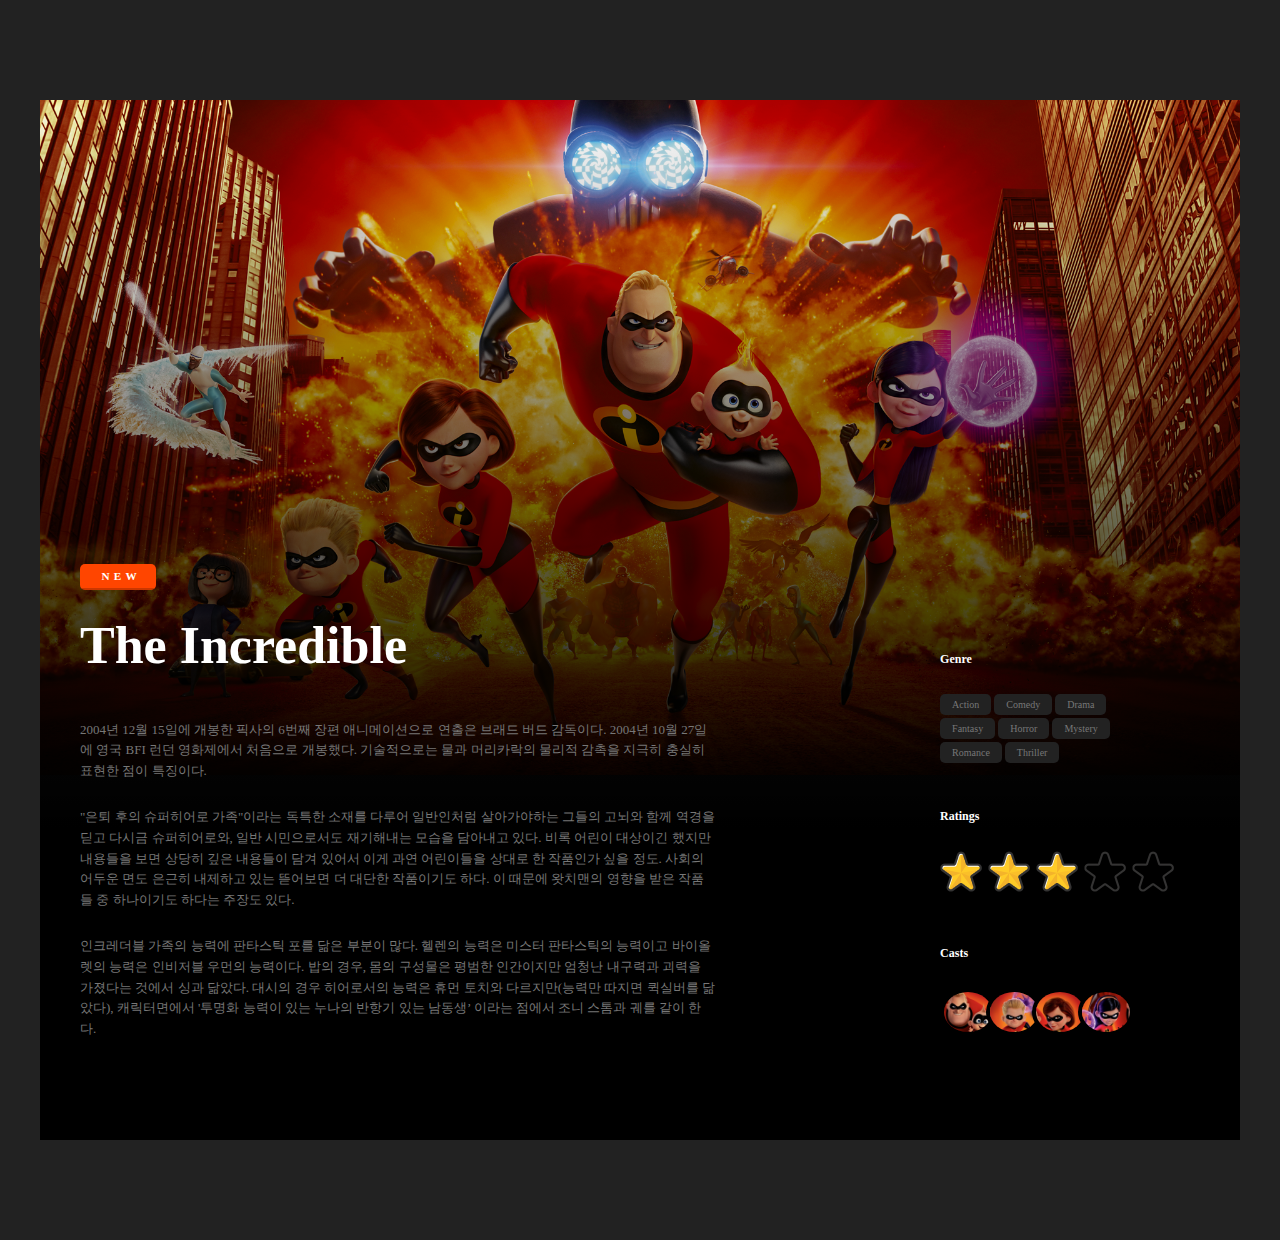
<file: allday-css-3/challenges/index.html>
<!DOCTYPE html>
<html>
  <head>
    <meta charset="UTF-8" />
    <link rel="stylesheet" href="style.css" />
    <title>CINEMA</title>
  </head>
  <body>
    <article class="wrapper">
      <div class="movie-content">
        <span class="mark-new"><strong>NEW</strong></span>
        <h1 class="movie-title">The Incredible</h1>
        <div class="cont-summary">
          <p class="movie-summary">
            2004년 12월 15일에 개봉한 픽사의 6번째 장편 애니메이션으로 연출은
            브래드 버드 감독이다. 2004년 10월 27일에 영국 BFI 런던 영화제에서
            처음으로 개봉했다. 기술적으로는 물과 머리카락의 물리적 감촉을 지극히
            충실히 표현한 점이 특징이다.
          </p>
          <p class="movie-summary">
            "은퇴 후의 슈퍼히어로 가족"이라는 독특한 소재를 다루어 일반인처럼
            살아가야하는 그들의 고뇌와 함께 역경을 딛고 다시금 슈퍼히어로와,
            일반 시민으로서도 재기해내는 모습을 담아내고 있다. 비록 어린이
            대상이긴 했지만 내용들을 보면 상당히 깊은 내용들이 담겨 있어서 이게
            과연 어린이들을 상대로 한 작품인가 싶을 정도. 사회의 어두운 면도
            은근히 내제하고 있는 뜯어보면 더 대단한 작품이기도 하다. 이 때문에
            왓치맨의 영향을 받은 작품들 중 하나이기도 하다는 주장도 있다.
          </p>
          <p class="movie-summary">
            인크레더블 가족의 능력에 판타스틱 포를 닮은 부분이 많다. 헬렌의
            능력은 미스터 판타스틱의 능력이고 바이올렛의 능력은 인비저블 우먼의
            능력이다. 밥의 경우, 몸의 구성물은 평범한 인간이지만 엄청난 내구력과
            괴력을 가졌다는 것에서 싱과 닮았다. 대시의 경우 히어로서의 능력은
            휴먼 토치와 다르지만(능력만 따지면 퀵실버를 닮았다), 캐릭터면에서
            '투명화 능력이 있는 누나의 반항기 있는 남동생’ 이라는 점에서 조니
            스톰과 궤를 같이 한다.
          </p>
        </div>
      </div>
      <div class="movie-detail">
        <div class="cont-genre">
          <h2 class="movie-detail-title">Genre</h2>
          <ul class="genre-list">
            <li>Action</li>
            <li>Comedy</li>
            <li>Drama</li>
            <li>Fantasy</li>
            <li>Horror</li>
            <li>Mystery</li>
            <li>Romance</li>
            <li>Thriller</li>
          </ul>
        </div>
        <div class="cont-rating">
          <h2 class="movie-detail-title">Ratings</h2>
          <ul class="rating-star clearfix">
            <li class="icon-star"></li>
            <li class="icon-star"></li>
            <li class="icon-star"></li>
            <li class="icon-star"></li>
            <li class="icon-star"></li>
          </ul>
        </div>
        <div class="cont-cast">
          <h2 class="movie-detail-title">Casts</h2>
          <ul class="cast-list clearfix">
            <li class="cast-profile">
              <img
                src="./images/member01.png"
                alt="멤버1"
                class="cast-profile-img"
              />
            </li>
            <li class="cast-profile">
              <img
                src="./images/member02.png"
                alt="멤버2"
                class="cast-profile-img"
              />
            </li>
            <li class="cast-profile">
              <img
                src="./images/member03.png"
                alt="멤버3"
                class="cast-profile-img"
              />
            </li>
            <li class="cast-profile">
              <img
                src="./images/member04.png"
                alt="멤버4"
                class="cast-profile-img"
              />
            </li>
          </ul>
        </div>
      </div>
    </article>
  </body>
</html>
</file>
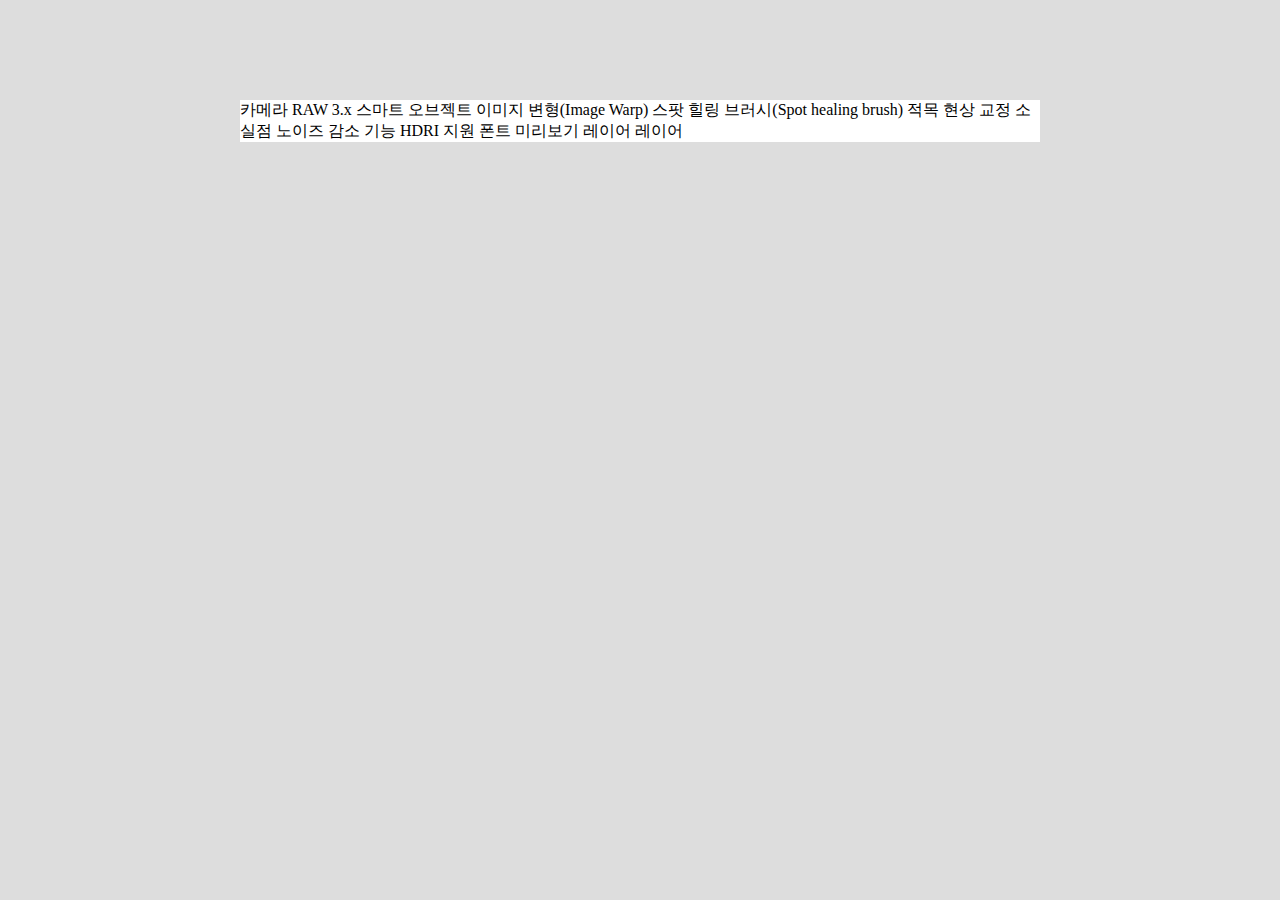
<file: allday-css-3/lists/index.html>
<!DOCTYPE html>
<html>
	<head>
		<title>Common Lists</title>
		<style>
			body {
				background-color: #ddd;
			}
			.box {
				width: 800px;
				margin: 100px auto;
				background-color: white;
			}
		</style>
	</head>
	<body>

		<div class="box">
			카메라 RAW 3.x
			스마트 오브젝트
			이미지 변형(Image Warp)
			스팟 힐링 브러시(Spot healing brush)
			적목 현상 교정
			소실점
			노이즈 감소 기능
			HDRI 지원
			폰트 미리보기
			레이어 레이어
		</div>

	</body>
</html>
</file>
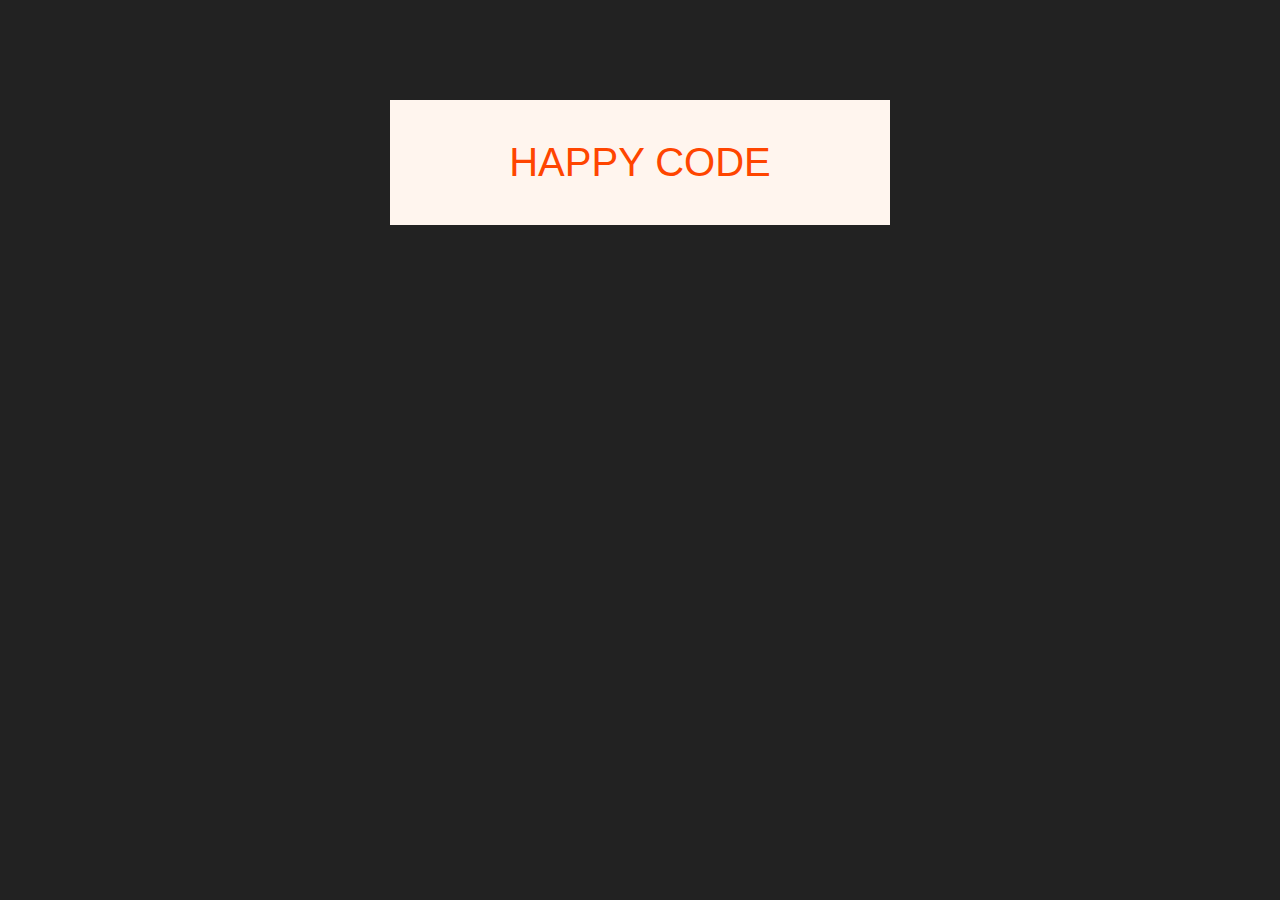
<file: allday-css-3/mom/index.html>
<!DOCTYPE html>
<html>
	<head>
		<title>Magic of Margins</title>
		<style>
			h1 {
				margin: 0;
				font-size: inherit;
				font-weight: inherit;
			}
			body {
				background-color: #222;
			}
			.box {
				width: 500px;
				margin: 100px auto;
				background-color: seashell;
				padding: 40px 0;
				text-align: center;
				font-size: 40px;
				font-family: "arial";
				color: orangered;
				position: relative;
			}
		</style>
	</head>
	<body>
		<div class="box">
			<h1>HAPPY CODE</h1>
		</div>
	</body>
</html>
</file>
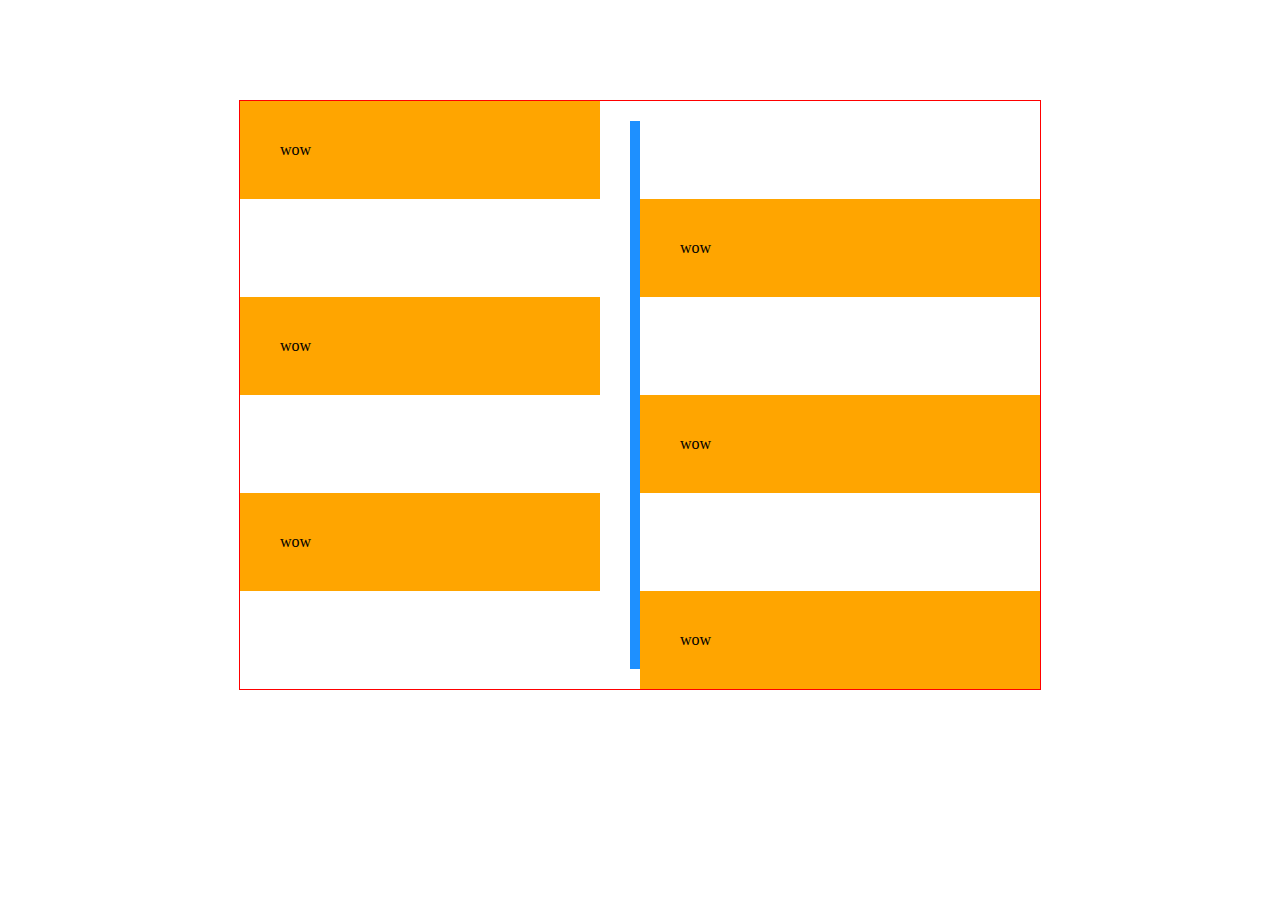
<file: allday-css-2/margin-auto/basic/index.html>
<!DOCTYPE html>
<html>
  <head>
    <meta charset="UTF-8" />
    <title>Box-Model</title>
    <link rel="stylesheet" href="style.css" />
  </head>
  <body>
    <div class="timeline">
      <div class="item">wow</div>
      <div class="item">wow</div>
      <div class="item">wow</div>
      <div class="item">wow</div>
      <div class="item">wow</div>
      <div class="item">wow</div>
    </div>
  </body>
</html>
</file>
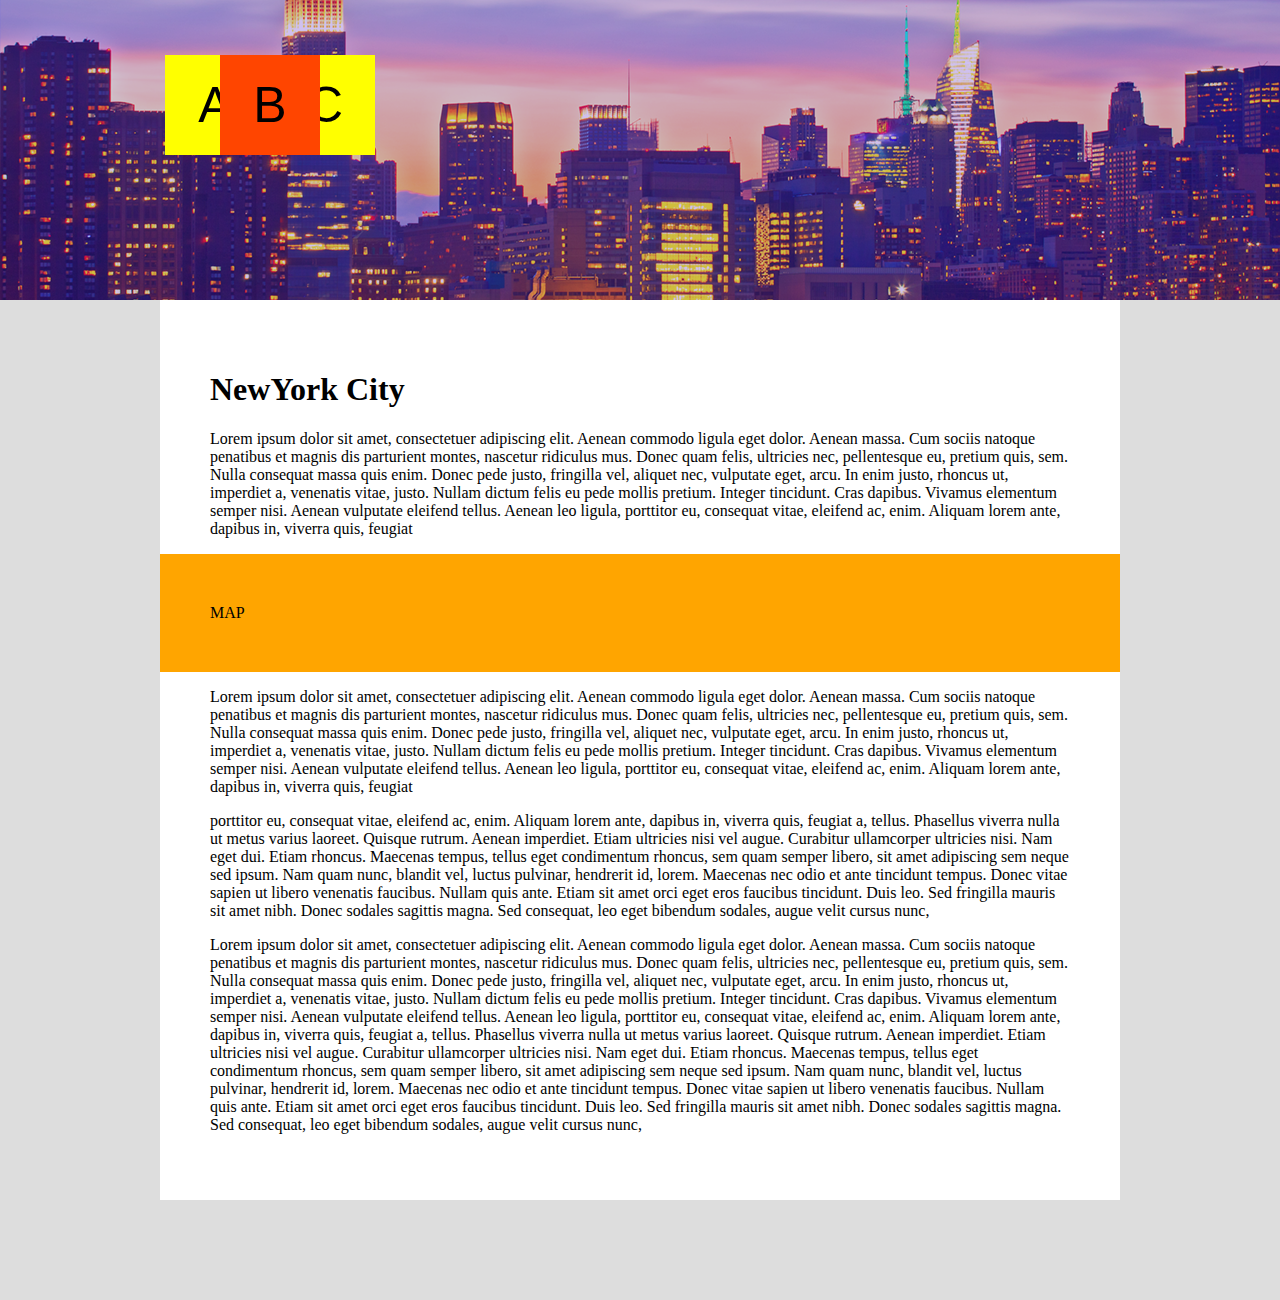
<file: allday-css-2/negative-margins/city/index.html>
<!DOCTYPE html>
<html>
  <head>
    <meta charset="UTF-8" />
    <title>City - Negative Margins</title>
    <link rel="stylesheet" href="style.css" />
  </head>
  <body>
    <div class="header">
      <div class="box-wrapper">
        <div class="box">A</div>
        <div class="box select">B</div>
        <div class="box">C</div>
      </div>
    </div>
    <div class="contents">
      <h1>NewYork City</h1>
      <p>
        Lorem ipsum dolor sit amet, consectetuer adipiscing elit. Aenean commodo
        ligula eget dolor. Aenean massa. Cum sociis natoque penatibus et magnis
        dis parturient montes, nascetur ridiculus mus. Donec quam felis,
        ultricies nec, pellentesque eu, pretium quis, sem. Nulla consequat massa
        quis enim. Donec pede justo, fringilla vel, aliquet nec, vulputate eget,
        arcu. In enim justo, rhoncus ut, imperdiet a, venenatis vitae, justo.
        Nullam dictum felis eu pede mollis pretium. Integer tincidunt. Cras
        dapibus. Vivamus elementum semper nisi. Aenean vulputate eleifend
        tellus. Aenean leo ligula, porttitor eu, consequat vitae, eleifend ac,
        enim. Aliquam lorem ante, dapibus in, viverra quis, feugiat
      </p>
      <div class="map">MAP</div>
      <p>
        Lorem ipsum dolor sit amet, consectetuer adipiscing elit. Aenean commodo
        ligula eget dolor. Aenean massa. Cum sociis natoque penatibus et magnis
        dis parturient montes, nascetur ridiculus mus. Donec quam felis,
        ultricies nec, pellentesque eu, pretium quis, sem. Nulla consequat massa
        quis enim. Donec pede justo, fringilla vel, aliquet nec, vulputate eget,
        arcu. In enim justo, rhoncus ut, imperdiet a, venenatis vitae, justo.
        Nullam dictum felis eu pede mollis pretium. Integer tincidunt. Cras
        dapibus. Vivamus elementum semper nisi. Aenean vulputate eleifend
        tellus. Aenean leo ligula, porttitor eu, consequat vitae, eleifend ac,
        enim. Aliquam lorem ante, dapibus in, viverra quis, feugiat
      </p>
      <p>
        porttitor eu, consequat vitae, eleifend ac, enim. Aliquam lorem ante,
        dapibus in, viverra quis, feugiat a, tellus. Phasellus viverra nulla ut
        metus varius laoreet. Quisque rutrum. Aenean imperdiet. Etiam ultricies
        nisi vel augue. Curabitur ullamcorper ultricies nisi. Nam eget dui.
        Etiam rhoncus. Maecenas tempus, tellus eget condimentum rhoncus, sem
        quam semper libero, sit amet adipiscing sem neque sed ipsum. Nam quam
        nunc, blandit vel, luctus pulvinar, hendrerit id, lorem. Maecenas nec
        odio et ante tincidunt tempus. Donec vitae sapien ut libero venenatis
        faucibus. Nullam quis ante. Etiam sit amet orci eget eros faucibus
        tincidunt. Duis leo. Sed fringilla mauris sit amet nibh. Donec sodales
        sagittis magna. Sed consequat, leo eget bibendum sodales, augue velit
        cursus nunc,
      </p>
      <p>
        Lorem ipsum dolor sit amet, consectetuer adipiscing elit. Aenean commodo
        ligula eget dolor. Aenean massa. Cum sociis natoque penatibus et magnis
        dis parturient montes, nascetur ridiculus mus. Donec quam felis,
        ultricies nec, pellentesque eu, pretium quis, sem. Nulla consequat massa
        quis enim. Donec pede justo, fringilla vel, aliquet nec, vulputate eget,
        arcu. In enim justo, rhoncus ut, imperdiet a, venenatis vitae, justo.
        Nullam dictum felis eu pede mollis pretium. Integer tincidunt. Cras
        dapibus. Vivamus elementum semper nisi. Aenean vulputate eleifend
        tellus. Aenean leo ligula, porttitor eu, consequat vitae, eleifend ac,
        enim. Aliquam lorem ante, dapibus in, viverra quis, feugiat a, tellus.
        Phasellus viverra nulla ut metus varius laoreet. Quisque rutrum. Aenean
        imperdiet. Etiam ultricies nisi vel augue. Curabitur ullamcorper
        ultricies nisi. Nam eget dui. Etiam rhoncus. Maecenas tempus, tellus
        eget condimentum rhoncus, sem quam semper libero, sit amet adipiscing
        sem neque sed ipsum. Nam quam nunc, blandit vel, luctus pulvinar,
        hendrerit id, lorem. Maecenas nec odio et ante tincidunt tempus. Donec
        vitae sapien ut libero venenatis faucibus. Nullam quis ante. Etiam sit
        amet orci eget eros faucibus tincidunt. Duis leo. Sed fringilla mauris
        sit amet nibh. Donec sodales sagittis magna. Sed consequat, leo eget
        bibendum sodales, augue velit cursus nunc,
      </p>
    </div>
  </body>
</html>
</file>
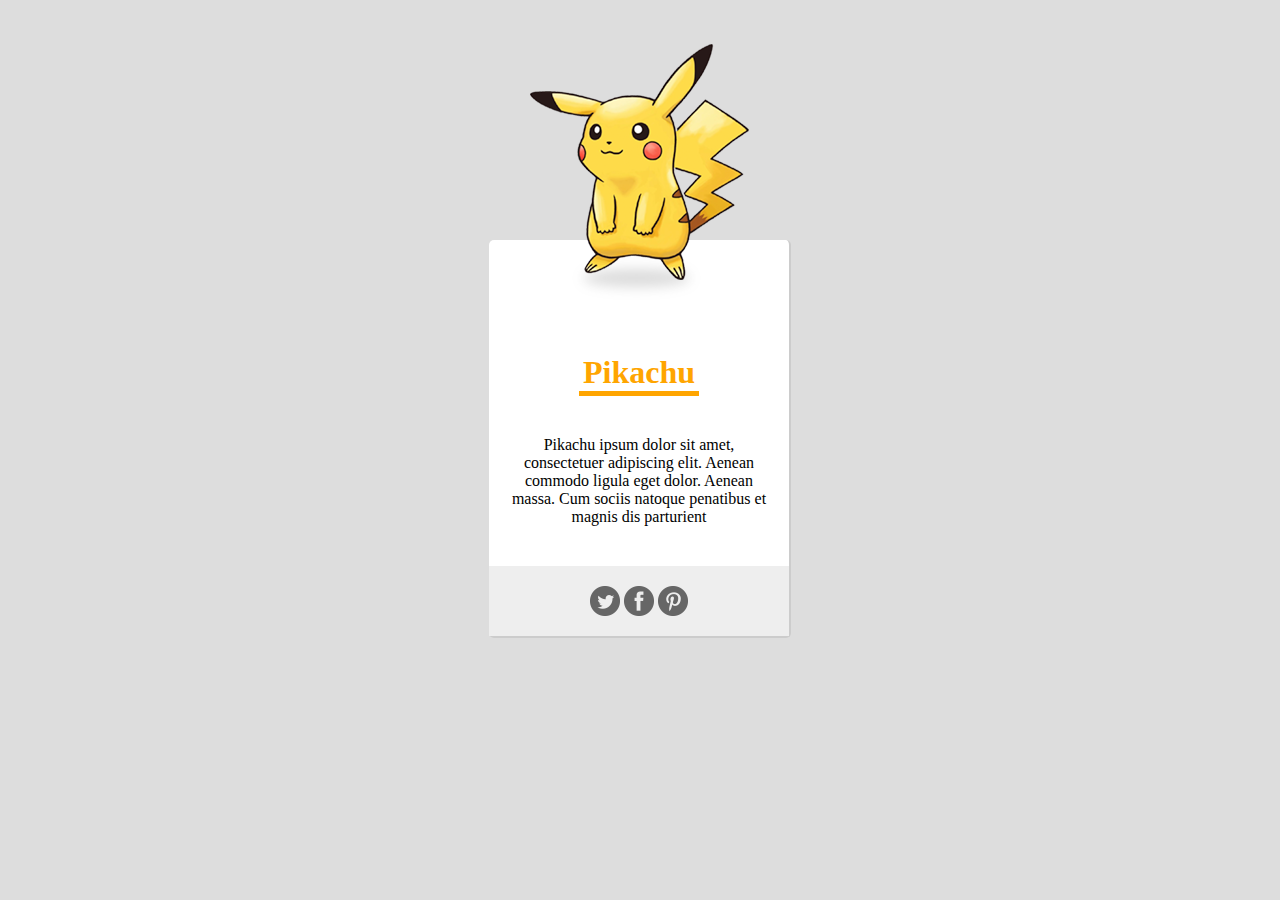
<file: allday-css-2/negative-margins/pokemon/index.html>
<!DOCTYPE html>
<html>
  <head>
    <link rel="stylesheet" href="style.css" />
    <title>Pokemon</title>
  </head>
  <body>
    <div class="pokemon">
      <img src="images/pikachu.png" />
      <h1>Pikachu</h1>
      <p>
        Pikachu ipsum dolor sit amet, consectetuer adipiscing elit. Aenean
        commodo ligula eget dolor. Aenean massa. Cum sociis natoque penatibus et
        magnis dis parturient
      </p>
      <div class="icons">
        <a class="twitter" href="">Twitter</a>
        <a class="facebook" href="">Facebook</a>
        <a class="pinterest" href="">Pinterest</a>
      </div>
    </div>
  </body>
</html>
</file>
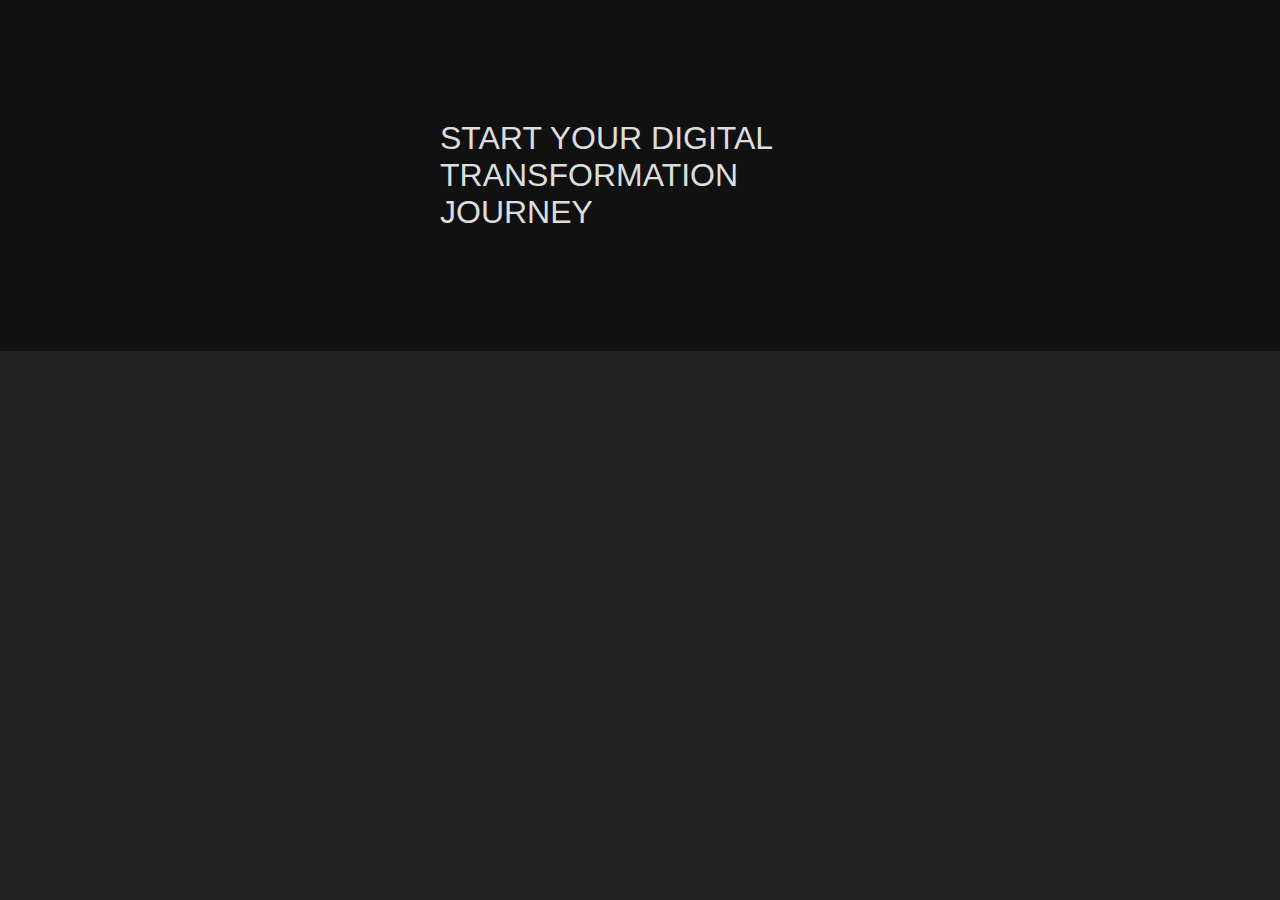
<file: allday-css-2/negative-margins/underline/index.html>
<!DOCTYPE html>
<html>
  <head>
    <link rel="stylesheet" href="style.css" />
  </head>
  <body>
    <div class="section">
      <div class="wrapper">
        <h1 class="title">
          <span>START YOUR</span>
          <span>DIGITAL</span>
          <span>TRANSFORMATION</span>
          <span>JOURNEY</span>
        </h1>
      </div>
    </div>
  </body>
</html>
</file>
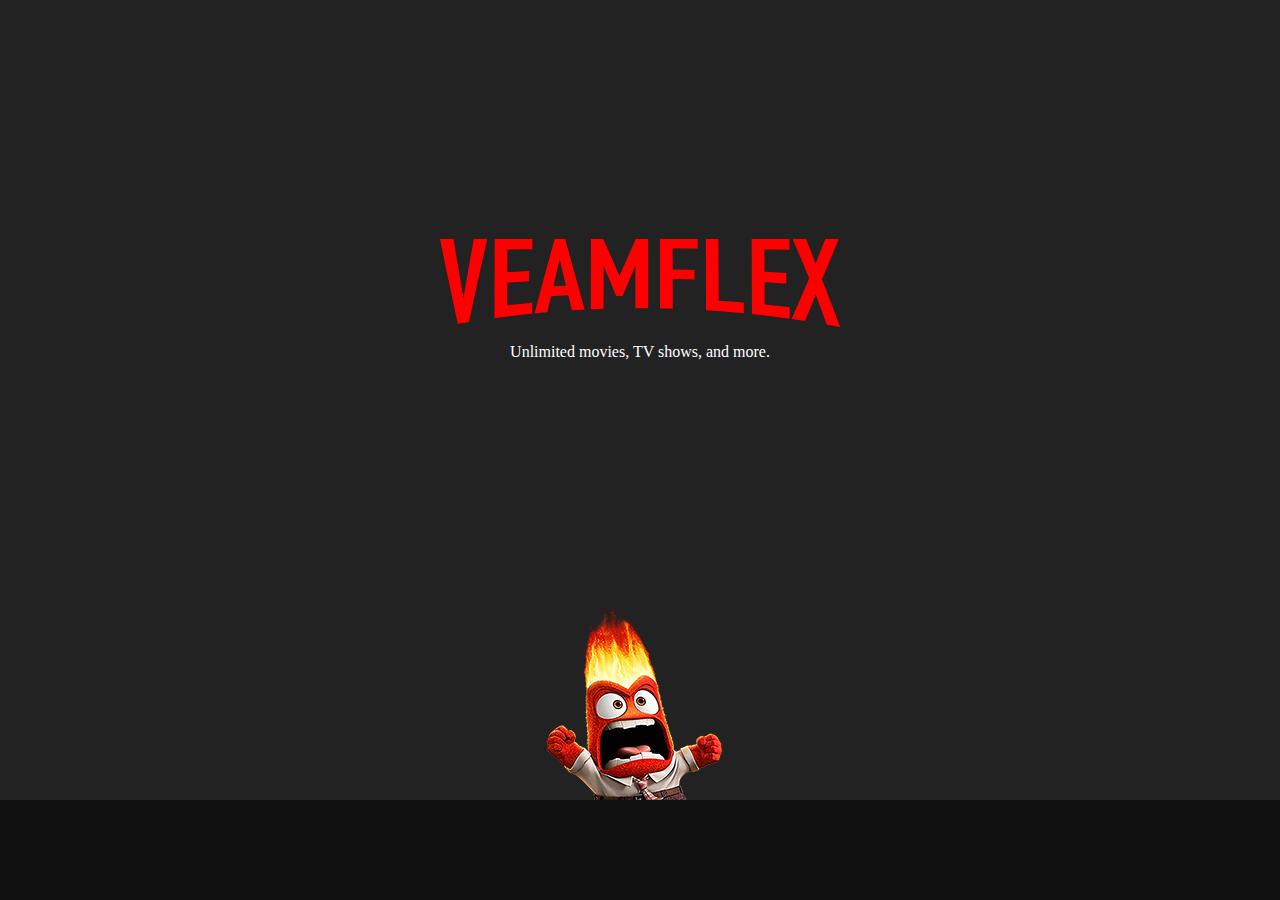
<file: allday-css-2/margin-auto/flexbox/cover/index.html>
<!DOCTYPE html>
<html>
  <head>
    <title>VEAMFLEX</title>
    <link rel="stylesheet" href="style.css" />
  </head>
  <body>
    <div class="cover">
      <img class="cover-logo" src="images/logo.png" />
      <p class="cover-description">Unlimited movies, TV shows, and more.</p>
      <img src="images/anger.png" alt="" class="cover-point" />
    </div>
  </body>
</html>
</file>
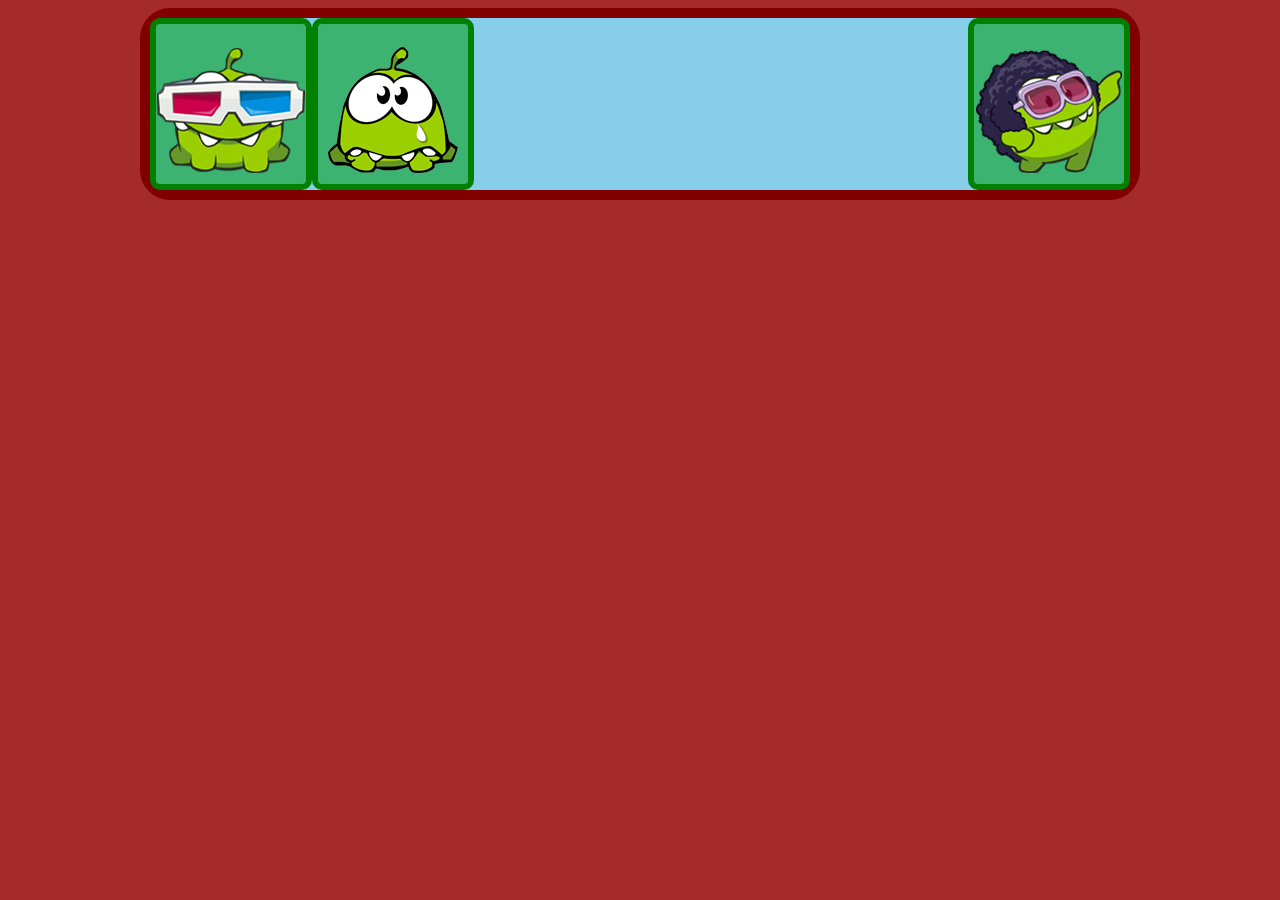
<file: allday-css-2/margin-auto/flexbox/frog/index.html>
<!DOCTYPE html>
<html>
  <head>
    <title>Flexing</title>
    <style>
      body {
        background-color: brown;
      }
      .playground {
        display: flex;
        border: 10px solid maroon;
        width: 980px;
        margin: 0 auto;
        border-radius: 30px;
        background-color: skyblue;
      }
      .frog {
        background-color: mediumseagreen;
        color: lime;
        font-size: 40px;
        border: 6px solid green;
        border-radius: 10px;
      }

      .frog.disco {
        /* '사용가능 공간'을 여백으로 취하는 margin:auto */
        margin-left: auto;
      }
    </style>
  </head>
  <body>
    <div class="playground">
      <div class="frog"><img src="./images/frog-3d.png" /></div>
      <div class="frog"><img src="./images/frog-cry.png" /></div>
      <div class="frog disco"><img src="./images/frog-disco.png" /></div>
    </div>
  </body>
</html>
</file>
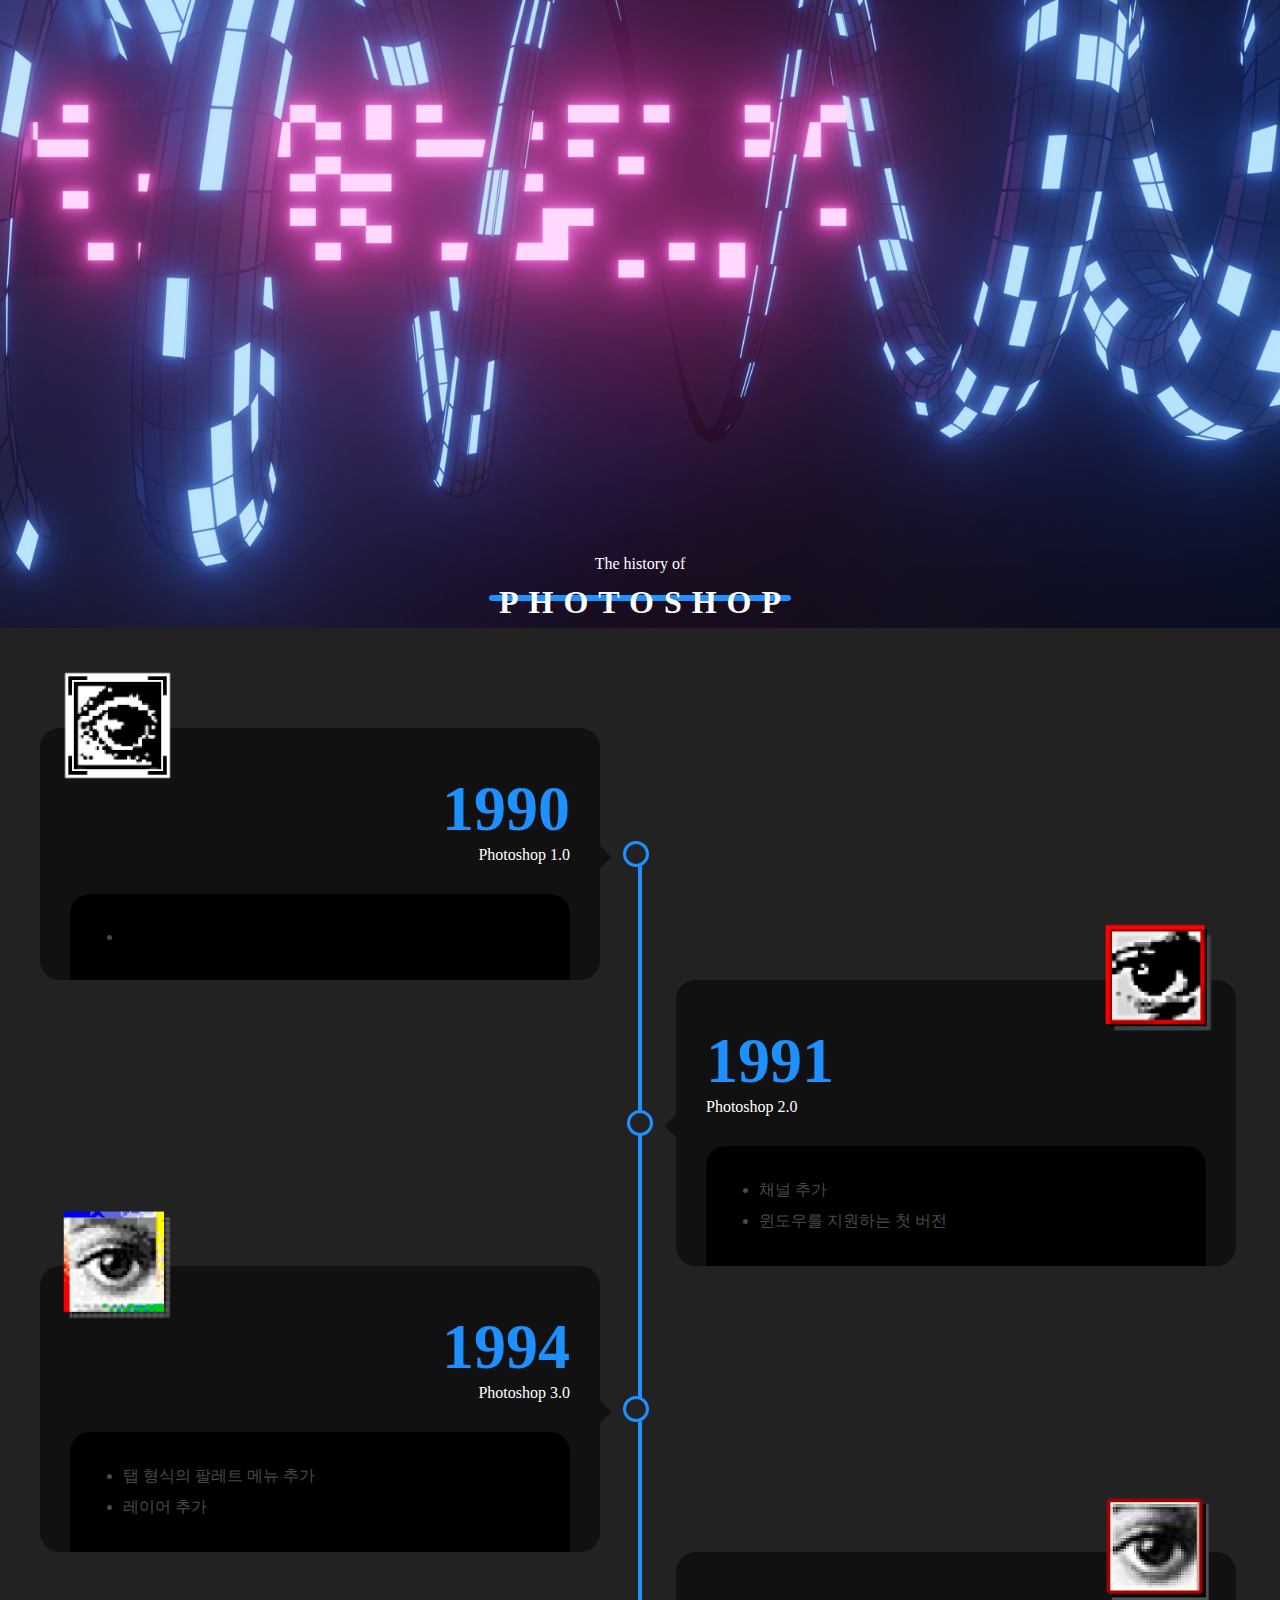
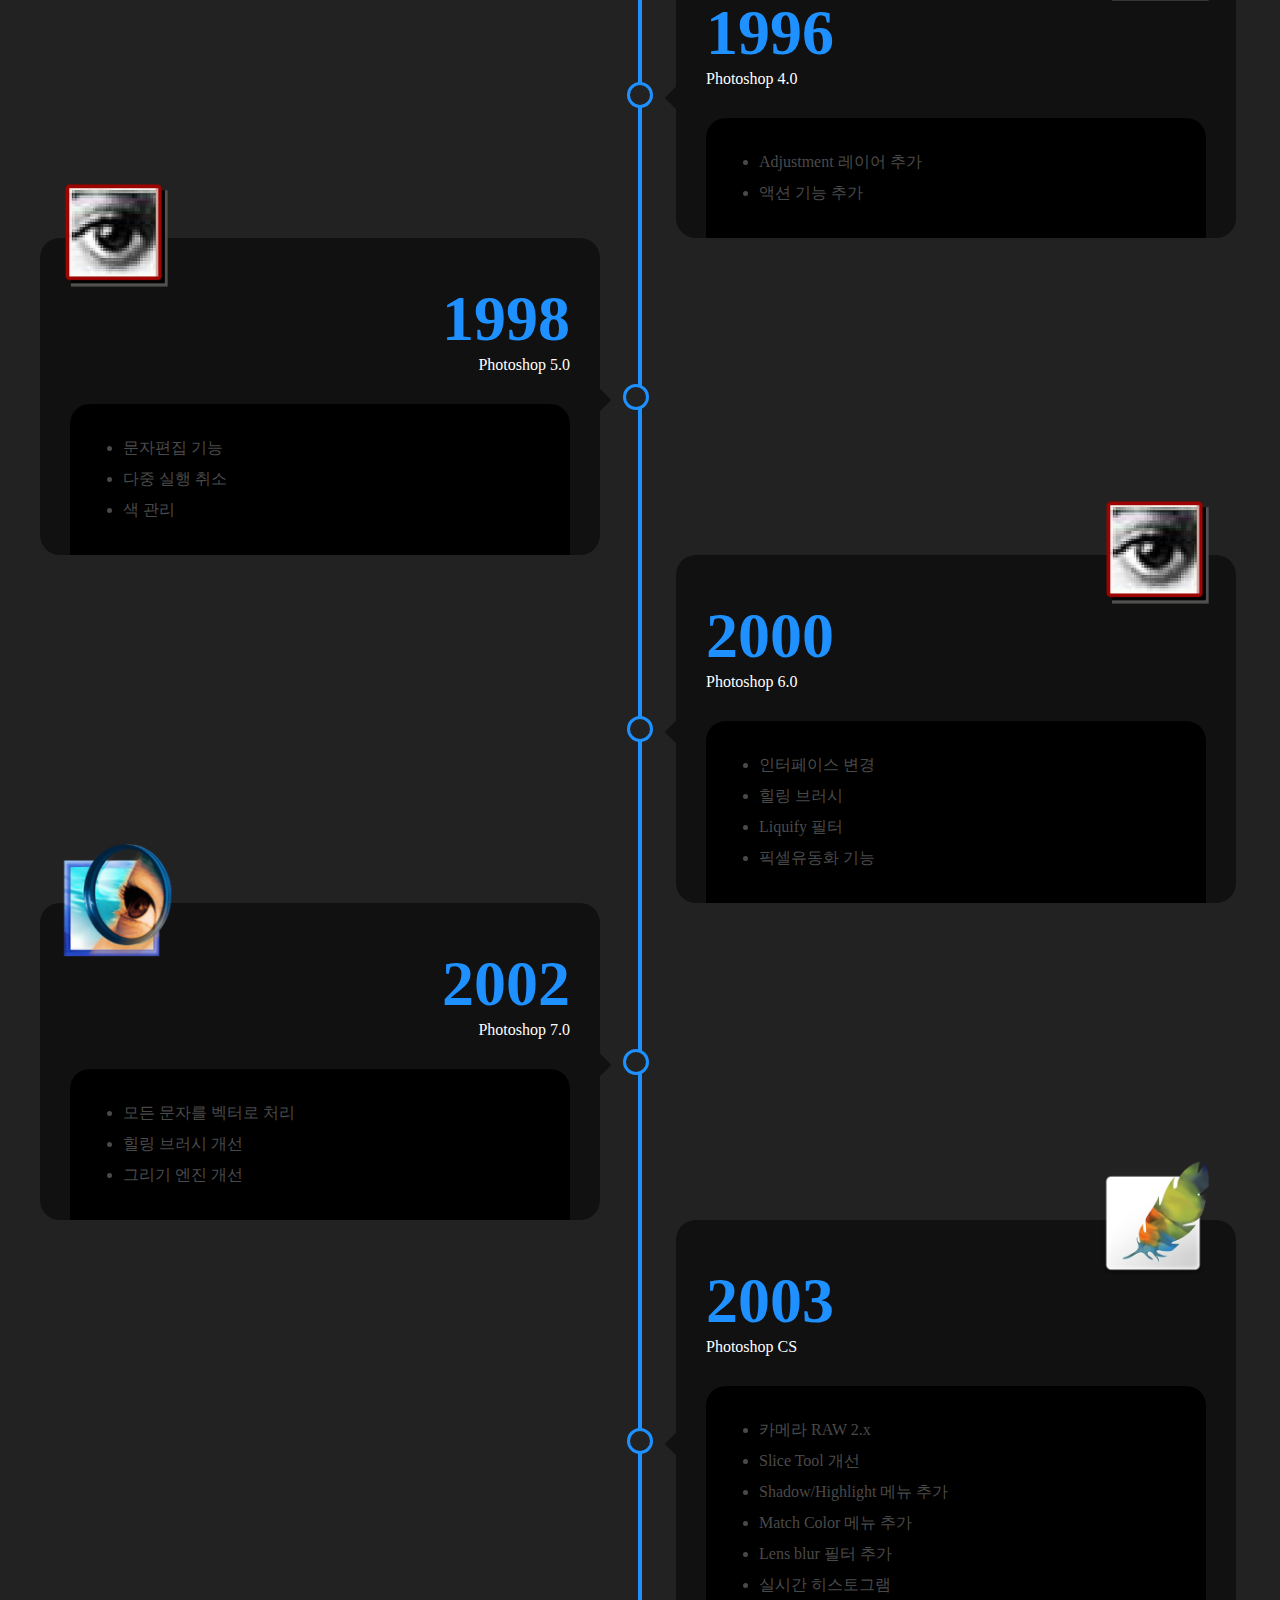
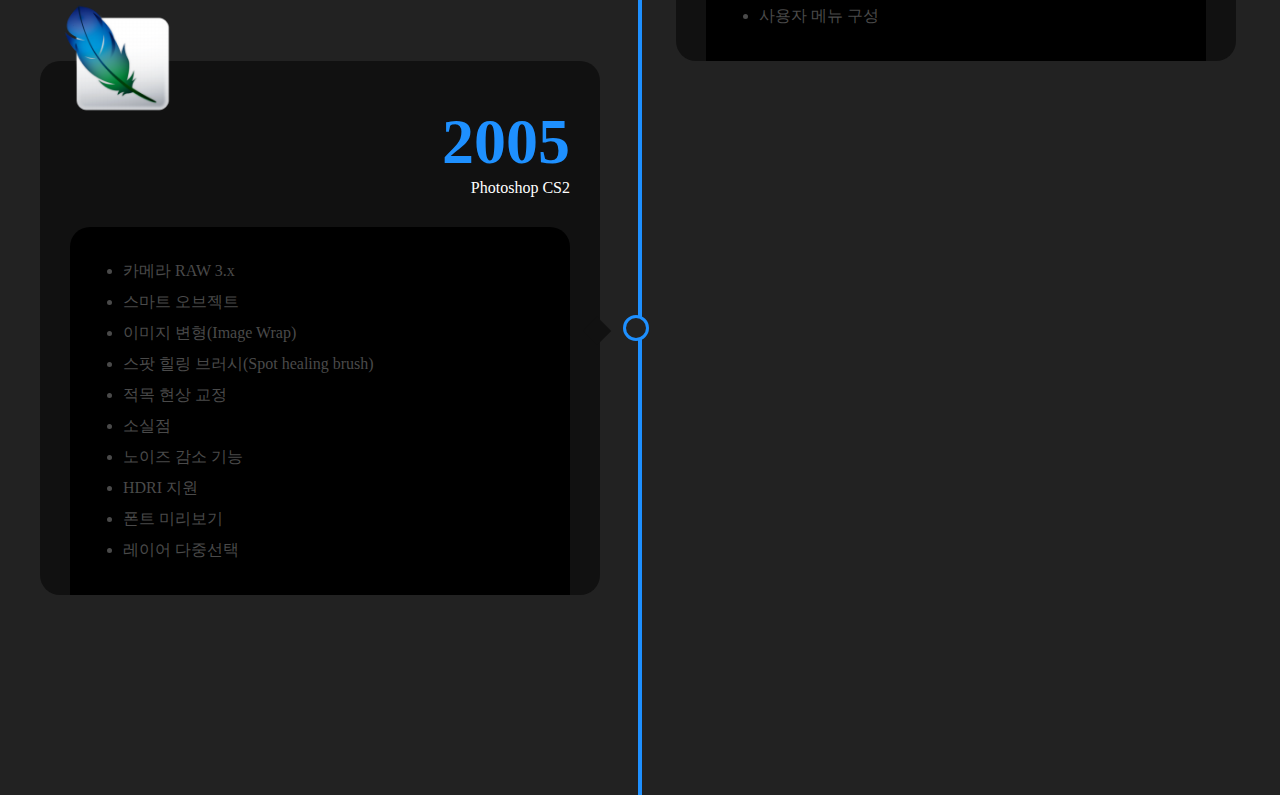
<file: allday-css-2/challenges/timeline.html>
<!DOCTYPE html>
<html lang="en">
  <head>
    <meta charset="UTF-8" />
    <meta http-equiv="X-UA-Compatible" content="IE=edge" />
    <meta name="viewport" content="width=device-width, initial-scale=1.0" />
    <title>Document</title>
    <link rel="stylesheet" href="style.css" />
    <style>
    </style>
  </head>
  <body>
    <header class="header">
      <div class="title-box">
        <p class="title-sub">The history of</p>
        <h1 class="title-main">PHOTOSHOP</h1>
      </div>
    </header>
    <div class="container">
      <div class="card">
        <img src="./images/1.png" alt="" class="card-img">
        <h2 class="card-year">1990</h2>
        <p class="card-name">Photoshop 1.0</p>
        <ul>
          <li></li>
        </ul>
      </div>
      <div class="card">
        <img src="./images/2.png" alt="" class="card-img">
        <h2 class="card-year">1991</h2>
        <p class="card-name">Photoshop 2.0</p>
        <ul>
          <li>채널 추가</li>
          <li>윈도우를 지원하는 첫 버전</li>
        </ul>
      </div>
      <div class="card">
        <img src="./images/3.png" alt="" class="card-img">
        <h2 class="card-year">1994</h2>
        <p class="card-name">Photoshop 3.0</p>
        <ul>
          <li>탭 형식의 팔레트 메뉴 추가</li>
          <li>레이어 추가</li>
        </ul>
      </div>
      <div class="card">
        <img src="./images/4.png" alt="" class="card-img">
        <h2 class="card-year">1996</h2>
        <p class="card-name">Photoshop 4.0</p>
        <ul>
          <li>Adjustment 레이어 추가</li>
          <li>액션 기능 추가</li>
        </ul>
      </div>
      <div class="card">
        <img src="./images/5.png" alt="" class="card-img">
        <h2 class="card-year">1998</h2>
        <p class="card-name">Photoshop 5.0</p>
        <ul>
          <li>문자편집 기능</li>
          <li>다중 실행 취소</li>
          <li>색 관리</li>
        </ul>
      </div>
      <div class="card">
        <img src="./images/6.png" alt="" class="card-img">
        <h2 class="card-year">2000</h2>
        <p class="card-name">Photoshop 6.0</p>
        <ul>
          <li>인터페이스 변경</li>
          <li>힐링 브러시</li>
          <li>Liquify 필터</li>
          <li>픽셀유동화 기능</li>
        </ul>
      </div>
      <div class="card">
        <img src="./images/7.png" alt="" class="card-img">
        <h2 class="card-year">2002</h2>
        <p class="card-name">Photoshop 7.0</p>
        <ul>
          <li>모든 문자를 벡터로 처리</li>
          <li>힐링 브러시 개선</li>
          <li>그리기 엔진 개선</li>
        </ul>
      </div>
      <div class="card">
        <img src="./images/cs.png" alt="" class="card-img">
        <h2 class="card-year">2003</h2>
        <p class="card-name">Photoshop CS</p>
        <ul>
          <li>카메라 RAW 2.x</li>
          <li>Slice Tool 개선</li>
          <li>Shadow/Highlight 메뉴 추가</li>
          <li>Match Color 메뉴 추가</li>
          <li>Lens blur 필터 추가</li>
          <li>실시간 히스토그램</li>
          <li>사용자 메뉴 구성</li>
        </ul>
      </div>
      <div class="card">
        <img src="./images/cs2.png" alt="" class="card-img">
        <h2 class="card-year">2005</h2>
        <p class="card-name">Photoshop CS2</p>
        <ul>
          <li>카메라 RAW 3.x</li>
          <li>스마트 오브젝트</li>
          <li>이미지 변형(Image Wrap)</li>
          <li>스팟 힐링 브러시(Spot healing brush)</li>
          <li>적목 현상 교정</li>
          <li>소실점</li>
          <li>노이즈 감소 기능</li>
          <li>HDRI 지원</li>
          <li>폰트 미리보기</li>
          <li>레이어 다중선택</li>
        </ul>
      </div>
  </body>
</html>
</file>
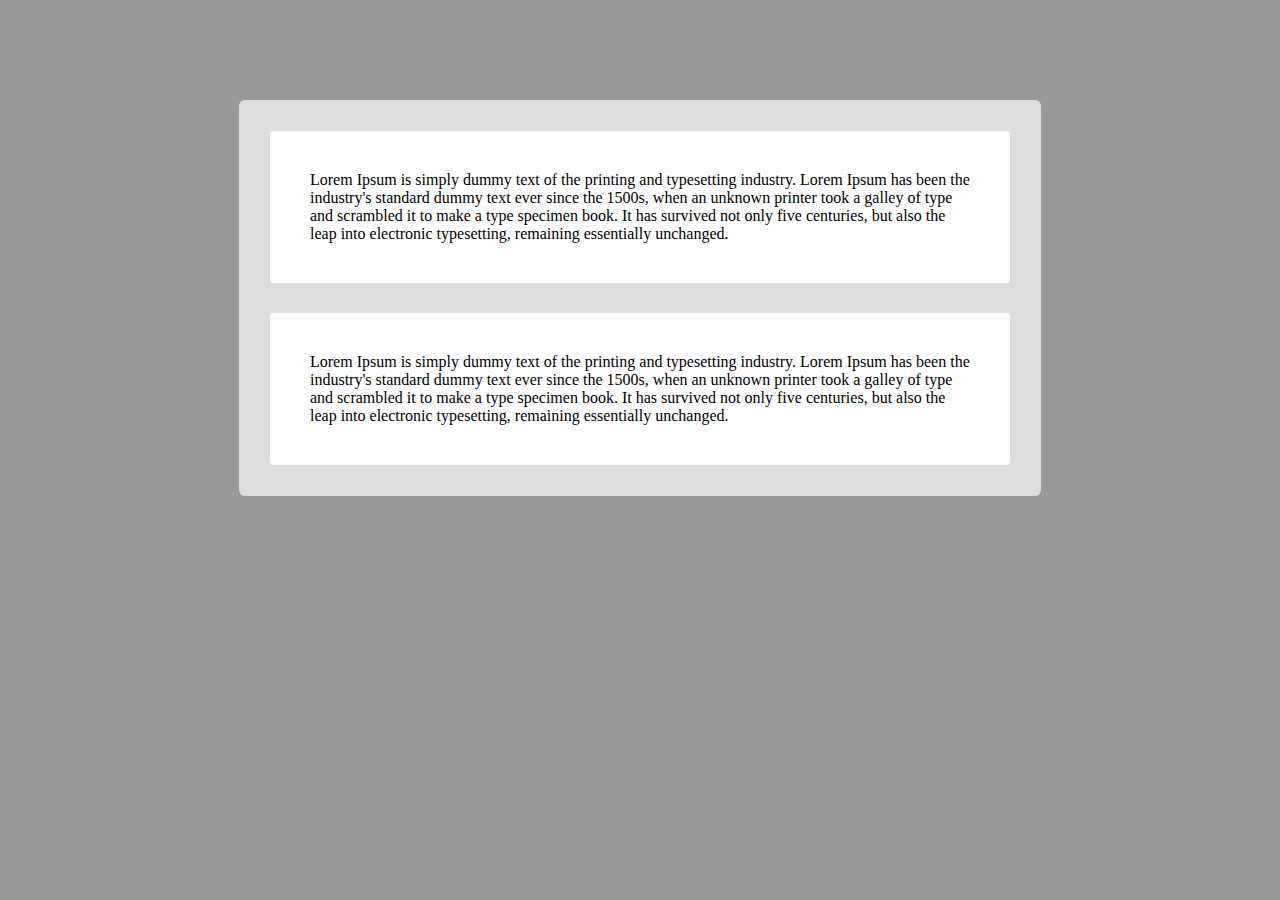
<file: allday-css-2/typography/em.html>
<!DOCTYPE html>
<html>
  <head>
    <title>em</title>
    <style>
      body {
        background-color: #999;
        margin: 0;
      }
      .parents {
        background-color: #ddd;
        margin: 100px auto;
        width: 800px;
        padding: 1px;
        border-radius: 6px;
      }
      .child {
        background-color: white;
        padding: 40px;
        margin: 30px;
        border-radius: 4px;
      }
      .child.top {
      }
      .child.bottom {
      }
    </style>
  </head>
  <body>
    <div class="parents">
      <div class="child top">
        Lorem Ipsum is simply dummy text of the printing and typesetting
        industry. Lorem Ipsum has been the industry's standard dummy text ever
        since the 1500s, when an unknown printer took a galley of type and
        scrambled it to make a type specimen book. It has survived not only five
        centuries, but also the leap into electronic typesetting, remaining
        essentially unchanged.
      </div>
      <div class="child bottom">
        Lorem Ipsum is simply dummy text of the printing and typesetting
        industry. Lorem Ipsum has been the industry's standard dummy text ever
        since the 1500s, when an unknown printer took a galley of type and
        scrambled it to make a type specimen book. It has survived not only five
        centuries, but also the leap into electronic typesetting, remaining
        essentially unchanged.
      </div>
    </div>
  </body>
</html>
</file>
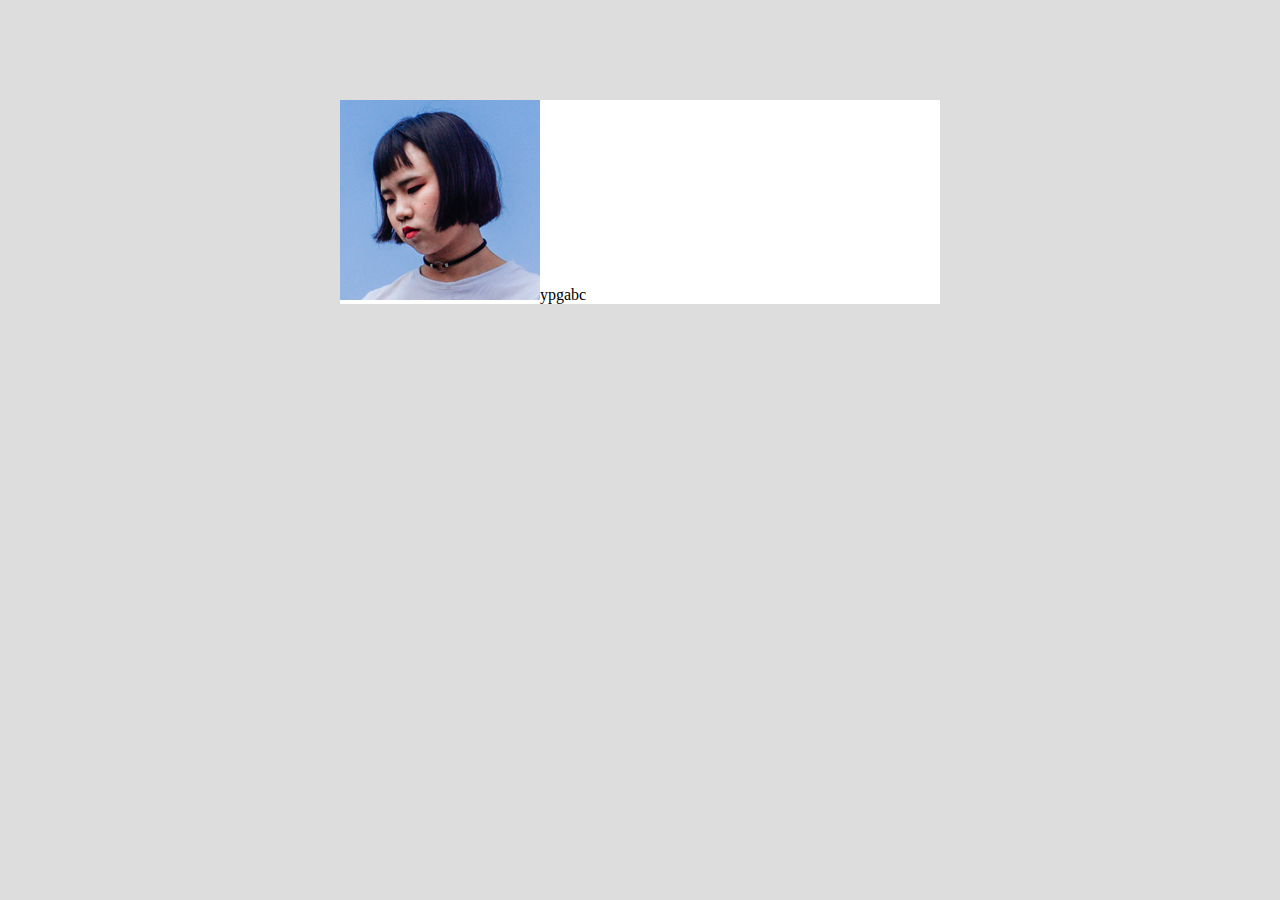
<file: allday-css-2/typography/image.html>
<!DOCTYPE html>
<html>
  <head>
    <title>inline</title>
    <style>
      body {
        background-color: #ddd;
        margin: 0;
      }
      .wrapper {
        background-color: white;
        margin: 100px auto;
        width: 600px;
      }
    </style>
  </head>
  <body>
    <div class="wrapper"><img src="images/profile05.png" />ypgabc</div>
  </body>
</html>
</file>
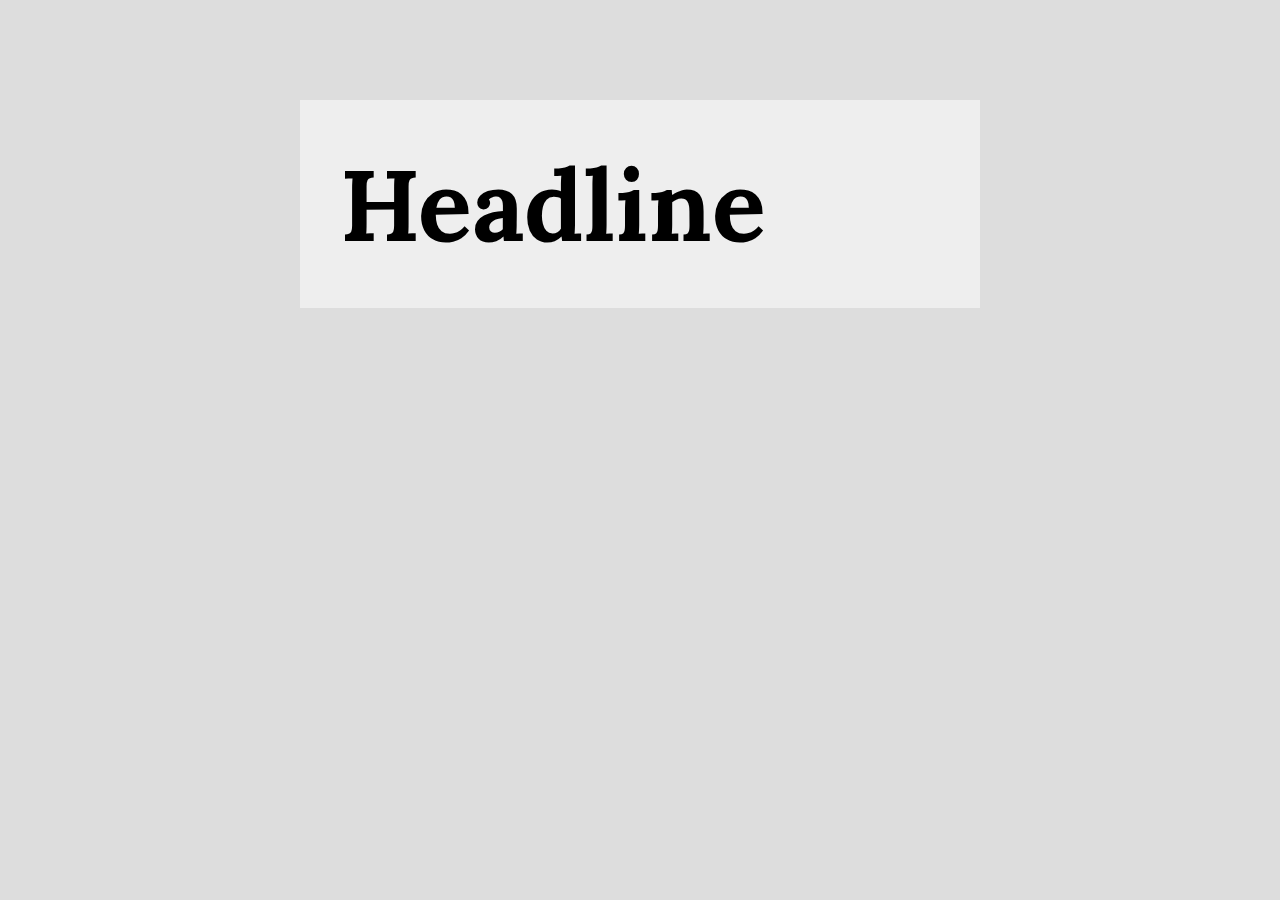
<file: allday-css-2/typography/inline.html>
<!DOCTYPE html>
<html>
  <head>
    <title>inline</title>
    <link rel="preconnect" href="https://fonts.googleapis.com" />
    <link rel="preconnect" href="https://fonts.gstatic.com" crossorigin />
    <link
      href="https://fonts.googleapis.com/css2?family=IBM+Plex+Sans+Arabic:wght@500&family=Lora:ital,wght@1,500&family=Oswald:wght@500&display=swap"
      rel="stylesheet"
    />
    <style>
      body,
      h1 {
        margin: 0;
      }
      ::selection {
        background-color: transparent;
      }
      body {
        background-color: #ddd;
      }
      .wrapper {
        background-color: #eee;
        margin: 100px auto;
        width: 600px;
        padding: 40px;
      }
      .title {
        cursor: pointer;
        font-size: 100px;
      }
      .title.active {
        background-color: white;
      }
      .title.type_b {
        font-family: "Lora", serif;
      }
    </style>
  </head>
  <body>
    <div class="wrapper">
      <h1 class="title type_b">Headline</h1>
    </div>

    <script>
      document
        .querySelector(".title")
        .addEventListener("click", function handleClick(e) {
          e.target.classList.toggle("active");
        });
    </script>
  </body>
</html>
</file>
<file: allday-css-2/margin-auto/basic/style.css>
/* 포인트 : 컨테이닝 블록 기준을 잘 알아야함 */
/* https://developer.mozilla.org/ko/docs/Web/CSS/Containing_block  */

.timeline {
  width: 800px;
  margin: 100px auto;
  border: 1px solid red;
  position: relative;
}

.timeline::after {
  content: "";
  background-color: dodgerblue;
  width: 10px;
  position: absolute;
  left: 0;
  right: 0;
  top: 0;
  bottom: 0;
  /* 음수 값으로 영역 밖으로도 나갈 수 있다. */
  /* 상하 속성이 height 설정보다 좋은 점은 margin 또한 계산이 가능해서 유동적이다. */
  margin: 20px auto;
  transform: translateX(-50%);
}

.item {
  padding: 40px;
  /* auto값은 직계부모(부모의 컨테이닝 블럭)의 넓이, 마진, 패딩과 보더값을 계산해서 너비를 가득 채운다.  */
  /* %값은 auto와 부모의 넓이에 따라 결정되는 점에서 비슷하지만 고정값인 수치를 직접 정할 수 있다. 마진을 사용할 경우 마진/패딩/보더를 계산하지 않고 밀어낸다 */
  /* width: auto; */
  /* 자식요소의 높이(콘텐츠) */
  height: auto;
  background-color: orange;
  /* box-sizing: border-box; */
  /* 
  박스 사이징을 사용하지 못할 때 사용할 수 있는 방법
  1. 부모 요소 width:50%, 자식요소 width:auto;
  2. width:auto 상태에서 margin-left, margin-right:50% 적용
  */
}

.item:nth-child(odd) {
  margin-right: 55%;
}

.item:nth-child(even) {
  margin-left: 50%;
}
</file>
<file: allday-css-2/negative-margins/city/style.css>
body {
  margin: 0;
  background-color: #ddd;
}

.header {
  height: 300px;
  background-image: url(images/cover.png);
  background-position: center;
  overflow: hidden;
}

.contents {
  background-color: white;
  width: 860px;
  margin-bottom: 100px;
  margin-left: auto;
  margin-right: auto;
  padding: 50px;
}

.box-wrapper {
  overflow: hidden;
  width: 960px;
  margin: 50px auto;
}

.box {
  width: 100px;
  height: 100px;
  background-color: yellow;
  margin: 5px;
  float: left;
  text-align: center;
  line-height: 100px;
  font-family: "arial";
  font-size: 50px;
}

.box.select {
  background-color: orangered;
  /* 네거티브 마진으로 인해 시작점이 달라짐 */
  margin-left: -50px;
  margin-right: -50px;
  /* 앞으로 튀어나오게 하기 위해 position:static이 아닌 값을 주면 된다. */
  position: relative;
}

.map {
  padding: 50px;
  background-color: orange;
  /* 네거티브 마진으로 인해 요소의 너비가 200px로 줄어듬 */
  /* width: 300px; */
  width: auto;
  margin-left: -50px;
  margin-right: -50px;
}
</file>
<file: allday-css-2/negative-margins/pokemon/style.css>
h1,
p {
  margin: 0;
  padding: 0;
}
body {
  background-color: #ddd;
}

.pokemon {
  border-radius: 5px;
  background-color: white;
  width: 300px;
  text-align: center;
  border-right: 2px solid #ccc;
  border-bottom: 2px solid #ccc;
  margin: 240px auto;
}

.pokemon img {
  /* 마진은 차지하고 있는 공간 */
  margin-top: -200px;
  margin-bottom: 50px;
}

.pokemon h1 {
  color: orange;
  border-bottom: 5px solid orange;
  width: 120px;
  margin: 0 auto 20px;
}

.pokemon p {
  padding: 20px 20px 40px;
}

.icons {
  background-color: #eee;
  padding: 20px 0;
}

.icons a {
  display: inline-block;
  width: 30px;
  height: 30px;
  text-indent: -9999px;
  background-image: url(images/icon-sprite.png);
}

.icons a.twitter {
  background-position: left top;
}
.icons a.facebook {
  background-position: center top;
}
.icons a.pinterest {
  background-position: right top;
}

.icons a:hover {
  background-position-y: bottom;
}
</file>
<file: allday-css-2/negative-margins/underline/style.css>
body {
    margin: 0;
}

h1 {
    margin: 0;
    font-weight: inherit;
}

.wrapper {
    width: 400px;
    margin: 20px auto;
    padding: 0 40px;
}

:root {
    font-family: 'arial';
}

body {
    background-color: #222;
}

.section {
    background-color: #111;
    color: #ddd;
    padding: 100px 0;
}
</file>
<file: allday-css-2/margin-auto/flexbox/cover/style.css>
body {
  margin: 0;
}
body {
  background-color: #111;
}
.cover {
  background-color: #222;
  color: white;
  display: flex;
  flex-direction: column;
  align-items: center;
  height: 800px;
}
.cover-logo {
  margin-top: auto;
}
.cover-description {
  margin-bottom: auto;
}

.cover-point {
}
</file>
<file: allday-css-2/challenges/style.css>
* {
  margin: 0;
  padding: 0;
  box-sizing: border-box;
}

html {
  background-color: #222;
}

.header {
  margin-bottom: 100px;
  display: flex;
  justify-content: center;
  align-items: flex-end;
  width: 100%;
  height: 628px;
  background-image: url(./images/cover.png);
  background-size: cover;
  background-repeat: no-repeat;
  background-position: center;
}

.title-box {
  color: #fff;
  text-align: center;
  line-height: 1.6;
}

.title-main {
  position: relative;
  letter-spacing: 10px;
  margin-right: -10px;
  z-index: 1;
}

.title-main::after {
  content: "";
  position: absolute;
  top: 50%;
  left: 0;
  bottom: 0;
  right: 0;
  margin: -7px 0 0 -10px;
  height: 6px;
  background-color: dodgerblue;
  border-radius: 10px;
  z-index: -1;
}

.container {
  position: relative;
  padding-bottom: 200px;
  margin: 0 auto;
  width: 1200px;
}

.container::after {
  content: "";
  position: absolute;
  top: 0;
  bottom: 0;
  left: 50%;
  margin-top: 130px;
  width: 4px;
  background-color: dodgerblue;
  transform: translateX(-50%);
}

.card {
  position: relative;
  max-width: 560px;
  padding: 44px 30px 0;
  border-radius: 20px;
  background-color: #111;
}

.card::after {
  content: "";
  position: absolute;
  width: 20px;
  height: 20px;
  background-color: #111;
}

.card-img {
  position: absolute;
  width: 115px;
}

.card-year {
  font-size: 64px;
  color: dodgerblue;
}

.card-name::after {
  content: "";
  position: absolute;
  width: 20px;
  height: 20px;
  border: 3px solid dodgerblue;
  border-radius: 50%;
  background-color: #222;
}

.card-name {
  margin-bottom: 30px;
  color: #fff;
}

.card ul {
  padding: 34px 33px;
  border-radius: 20px 20px 0 0;
  background-color: #000;
  color: #4a4a4a;
}

.card ul li {
  margin-left: 20px;
}

.card ul li:not(:last-child) {
  margin-bottom: 10px;
}

/* 홀수 번째 */

.card:nth-child(odd) {
  margin-right: 53%;
}

.card:nth-child(odd) .card-img {
  top: 0;
  left: 0;
  margin: -60px 0 0 20px;
}

.card:nth-child(odd) .card-year {
  text-align: right;
}

.card:nth-child(odd) .card-name {
  text-align: right;
}

.card:nth-child(odd)::after {
  top: 50%;
  right: 0;
  transform: rotate(45deg) translateY(-50%);
}

.card:nth-child(odd) .card-name::after {
  top: 50%;
  right: -8.7%;
  transform: translateY(-50%);
  z-index: 1;
}

/* 짝수 번째 */

.card:nth-child(even) {
  margin-left: 53%;
}

.card:nth-child(even) .card-img {
  top: 0;
  right: 0;
  margin: -60px 20px 0 0;
}

.card:nth-child(even) .card-year {
  text-align: left;
}

.card:nth-child(even) .card-name {
  text-align: left;
}

.card:nth-child(even)::after {
  top: 50%;
  left: 0;
  transform: rotate(45deg) translateX(-50%);
}

.card:nth-child(even) .card-name::after {
  top: 50%;
  left: -8.7%;
  transform: translateY(-50%);
  z-index: 1;
}
</file>
<file: allday-css-3/challenges/style.css>
/* reset */

* {
  margin: 0;
  padding: 0;
  box-sizing: border-box;
  color: #fff;
}

ul,
ol {
  list-style: none;
}

a {
  text-decoration: none;
}

img {
  max-width: 100%;
  vertical-align: top;
}

/* utility */

.clearfix::after {
  display: block;
  content: "";
  clear: both;
}

/* layout */

body {
  background-color: #222;
}

.wrapper {
  display: flex;
  justify-content: space-between;
  align-items: flex-end;
  margin: 100px auto;
  padding: 0 43px 100px 40px;
  width: 100%;
  max-width: 1200px;
  height: 1040px;
  background-image: linear-gradient(
      to top,
      rgba(0, 0, 0, 1) 30%,
      rgba(0, 0, 0, 0)
    ),
    url(./images/cover.png);
  background-position: top center;
  background-repeat: no-repeat;
  background-size: contain;
}

.movie-content {
  width: 57%;
}

.movie-detail {
  width: 23%;
}

/* movie-content */

.mark-new {
  position: relative;
  display: inline-block;
  margin-bottom: 22px;
  padding: 3px 13px 5px;
  border-radius: 5px;
  background-color: #ff4500;
  overflow: hidden;
}

.mark-new::after {
  content: "";
  display: block;
  position: absolute;
  top: 24px;
  bottom: 0;
  left: 0;
  right: 0;
  background-color: rgba(0, 0, 0, 0.2);
}

.mark-new strong {
  display: inline-block;
  margin-right: -6px;
  letter-spacing: 6px;
  transform: scale(0.7);
}

.movie-title {
  margin-bottom: 45px;
  font-size: 52px;
}

.movie-summary {
  font-size: 13px;
  line-height: 1.6;
  color: #777;
}

.movie-summary:not(:last-child) {
  margin-bottom: 25px;
}

/* movie-detail */

.movie-detail-title {
  font-size: 12px;
  margin-bottom: 27px;
}

.cont-genre {
  margin-bottom: 46px;
}

.genre-list {
  display: flex;
  flex-wrap: wrap;
  gap: 3px;
  width: 196px;
}

.genre-list li {
  padding: 5px 12px;
  font-size: 10px;
  color: #777;
  border-radius: 5px;
  background-color: #222;
}

.cont-rating {
  margin-bottom: 50px;
}

.cont-rating .rating-star {
  display: inline-block;
}

.cont-rating .rating-star .icon-star {
  float: left;
  margin-right: 6px;
  width: 42px;
  height: 41px;
  background-image: url(./images/star.png);
  background-repeat: no-repeat;
  background-size: 240px 96px;
}

.cont-rating .rating-star .icon-star:last-child {
  margin-right: 0px;
}

.cont-rating .rating-star .icon-star:nth-child(1) {
  background-position: -3px -51px;
}
.cont-rating .rating-star .icon-star:nth-child(2) {
  background-position: -3px -51px;
}
.cont-rating .rating-star .icon-star:nth-child(3) {
  background-position: -3px -51px;
}
.cont-rating .rating-star .icon-star:nth-child(4) {
  background-position: -51px -3px;
}
.cont-rating .rating-star .icon-star:nth-child(5) {
  background-position: -51px -3px;
}

.cast-list {
  display: inline-block;
}

.cast-list .cast-profile {
  float: left;
  margin-left: -10px;
  width: 56px;
  height: 48px;
  border-radius: 50%;
  overflow: hidden;
  border: 4px solid #000;
}

.cast-list .cast-profile:first-child {
  margin-left: 0;
}

.cast-list .cast-profile-img {
  width: 100%;
}

/* responsive */

@media screen and (max-width: 1200px) {
  .wrapper {
    background-image: linear-gradient(
        to top,
        rgba(0, 0, 0, 1) 35%,
        rgba(0, 0, 0, 0)
      ),
      url(./images/cover.png);
  }
}

@media screen and (max-width: 980px) {
  .wrapper {
    background-image: linear-gradient(
        to top,
        rgba(0, 0, 0, 1) 45%,
        rgba(0, 0, 0, 0)
      ),
      url(./images/cover.png);
  }
}

@media screen and (max-width: 820px) {
  .wrapper {
    background-image: linear-gradient(
        to top,
        rgba(0, 0, 0, 1) 55%,
        rgba(0, 0, 0, 0)
      ),
      url(./images/cover.png);
  }
}

@media screen and (max-width: 768px) {
  body {
    padding: 0 20px;
  }
  .wrapper {
    flex-direction: column;
    justify-content: flex-end;
    gap: 50px;
    padding: 230px 18px 20px;
    height: auto;
    background-image: linear-gradient(
        to top,
        rgba(0, 0, 0, 1) 70%,
        rgba(0, 0, 0, 0)
      ),
      url(./images/cover.png);
  }

  .movie-content {
    width: 100%;
  }

  .movie-detail {
    width: 100%;
  }

  .mark-new {
    margin-bottom: 9px;
    padding: 1px 10px 5px;
  }

  .mark-new::after {
    top: 21px;
  }

  .mark-new strong {
    margin-right: -6px;
    letter-spacing: 6px;
  }

  .movie-title {
    margin-bottom: 38px;
    font-size: 25px;
  }

  .movie-summary:not(:last-child) {
    margin-bottom: 22px;
  }
}
</file>
